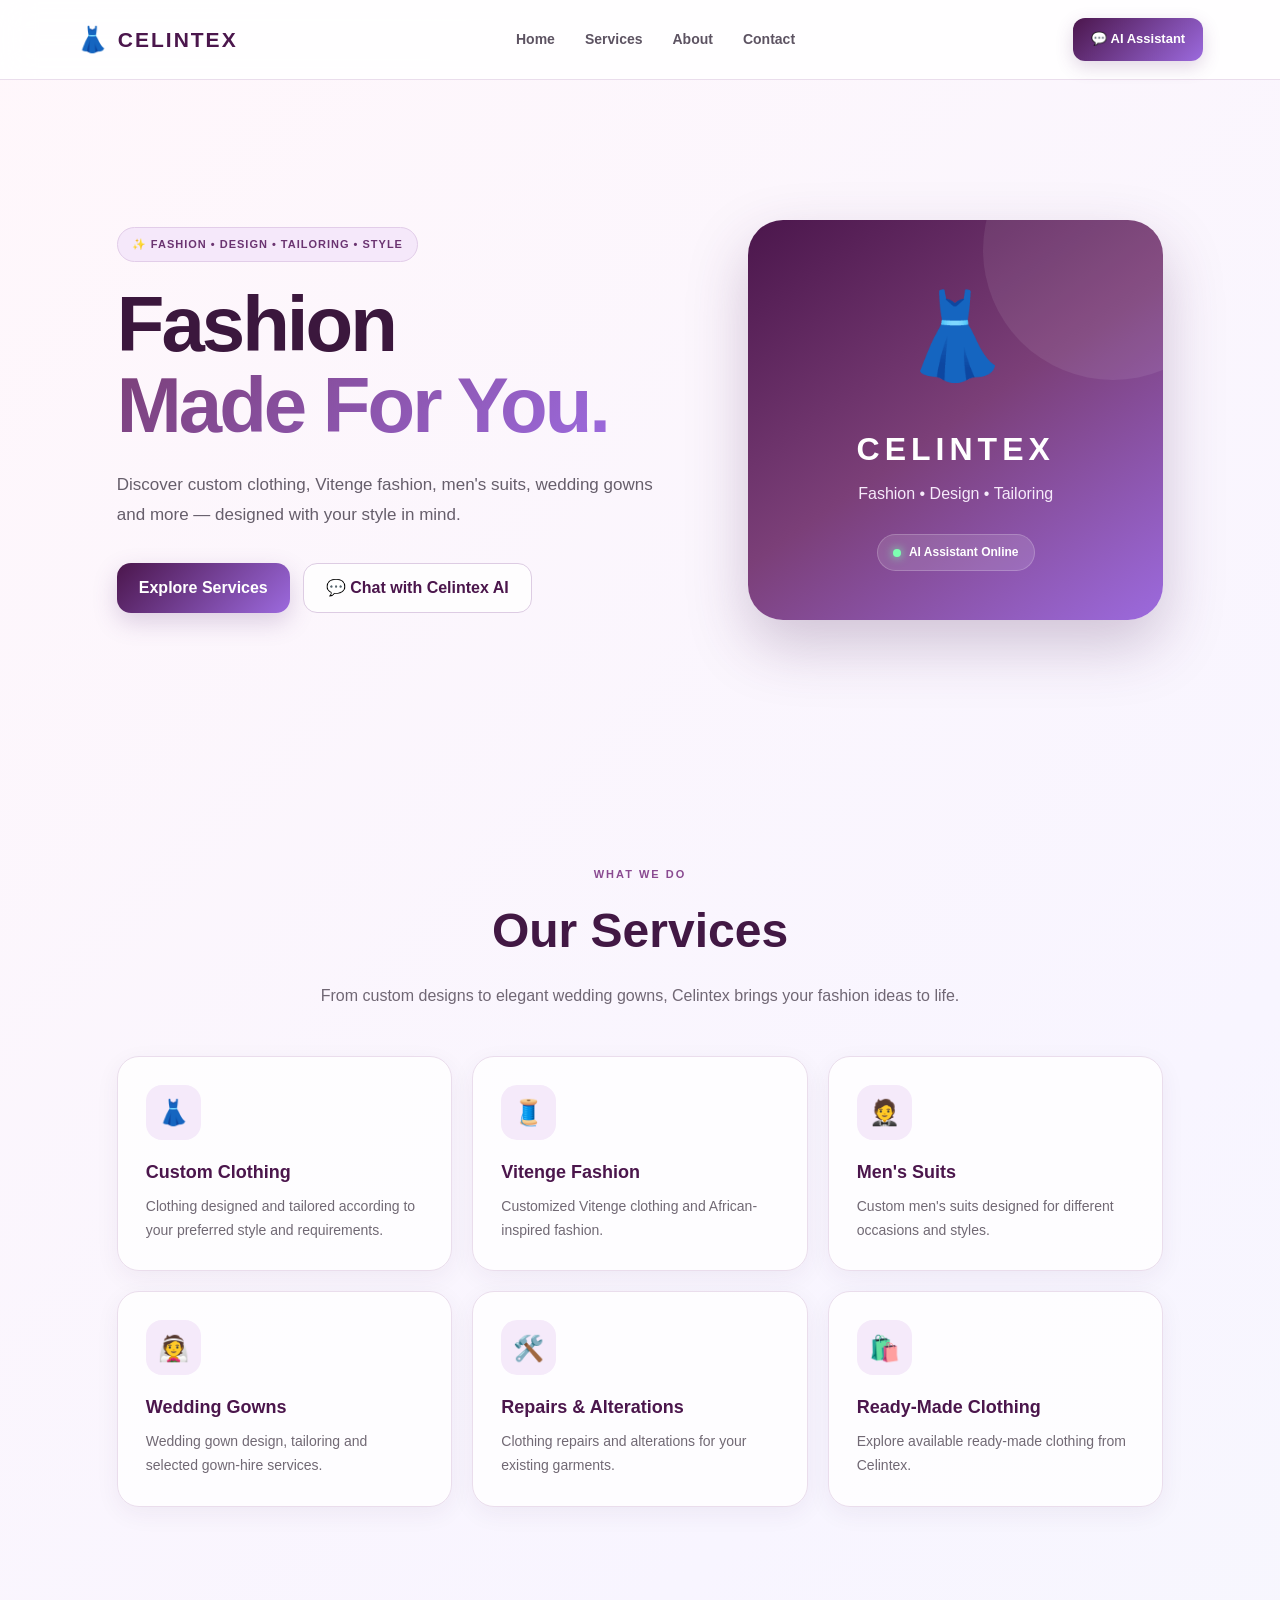
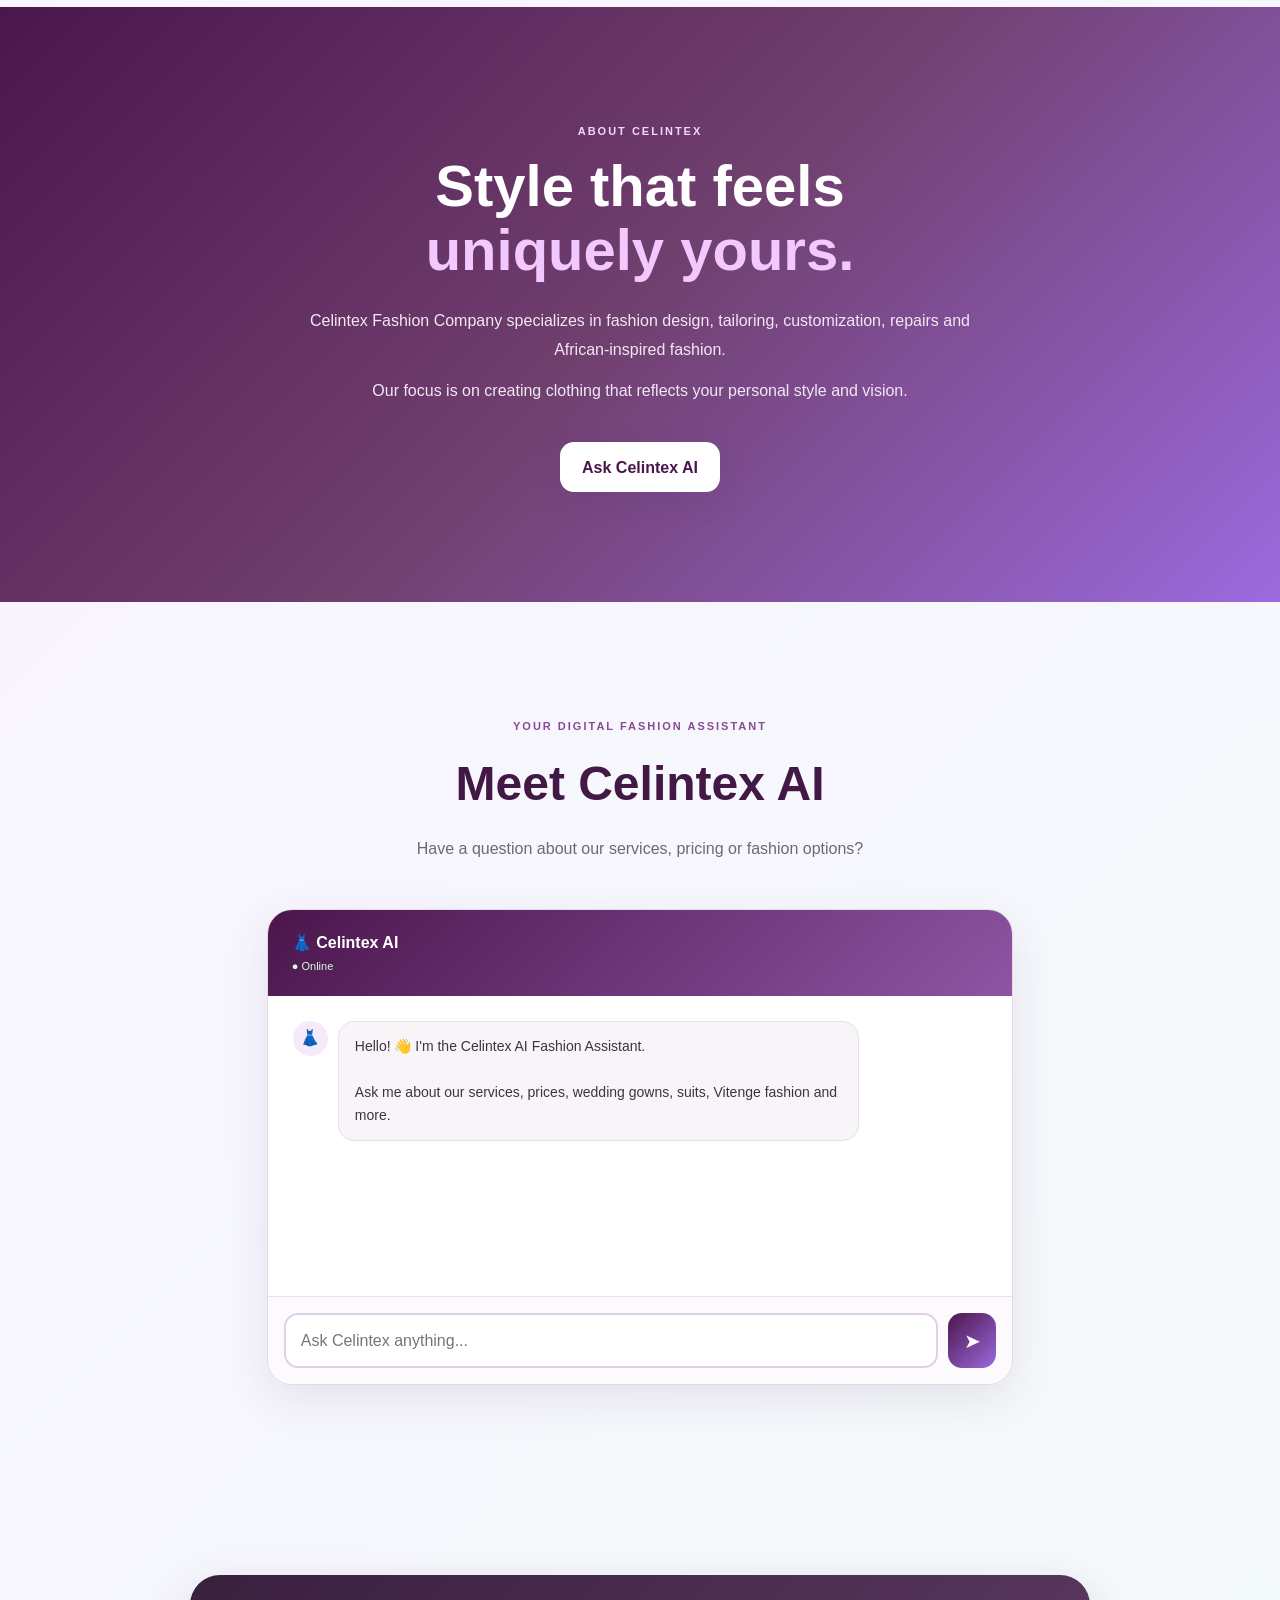
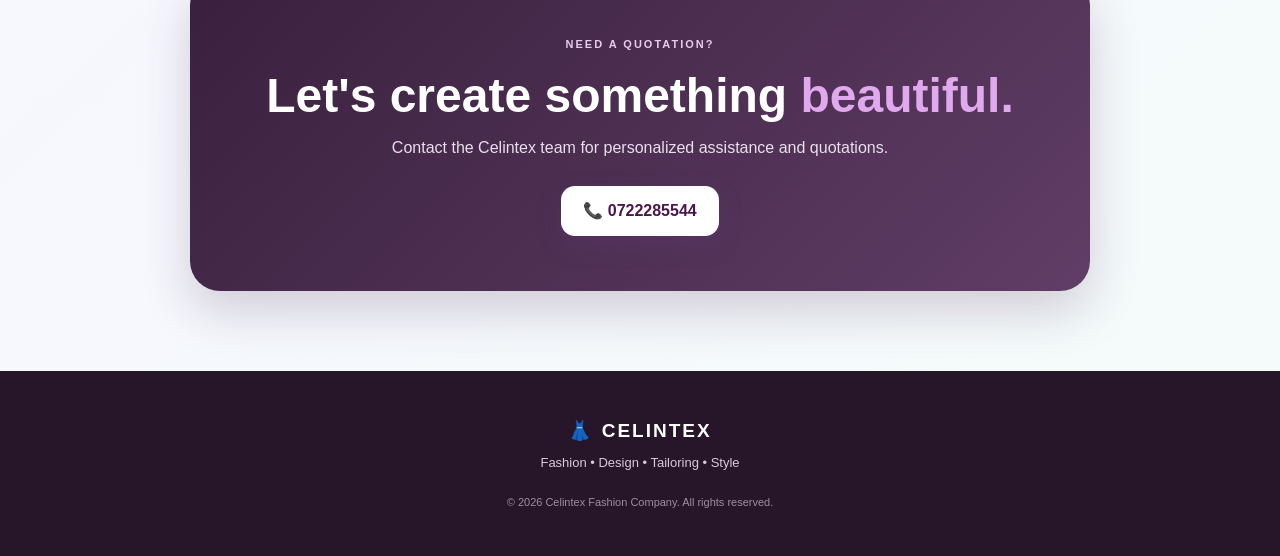
<file: website/index.html>
<!DOCTYPE html>
<html lang="en">
<head>
    <meta charset="UTF-8">

    <meta
        name="viewport"
        content="width=device-width, initial-scale=1.0"
    >

<title>CELINTEX FASHION | Fashion Made For You</title>

    <link
        rel="stylesheet"
        href="style.css"
    >
</head>

<body>

    <!-- =====================================================
         NAVIGATION
    ====================================================== -->

    <header class="navbar">

        <a href="#" class="logo">
            <span class="logo-icon">👗</span>
            CELINTEX
        </a>

        <nav class="nav-links">

            <a href="#home">Home</a>

            <a href="#services">Services</a>

            <a href="#about">About</a>

            <a href="#contact">Contact</a>

        </nav>

        <button
            class="menu-toggle"
            id="menu-toggle"
            aria-label="Open navigation menu"
        >
            ☰
        </button>
        <button
            class="nav-chat-button"
            onclick="openChat()"
        >
            💬 AI Assistant
        </button>

    </header>


    <!-- =====================================================
         HERO
    ====================================================== -->

    <main>

        <section
            id="home"
            class="hero"
        >

            <div class="hero-content">

                <div class="hero-badge">
                    ✨ FASHION • DESIGN • TAILORING • STYLE
                </div>

                <h1>
                    Fashion<br>
                    <span>Made For You.</span>
                </h1>

                <p>
                    Discover custom clothing, Vitenge fashion,
                    men's suits, wedding gowns and more —
                    designed with your style in mind.
                </p>

                <div class="hero-buttons">

                    <a
                        href="#services"
                        class="primary-button"
                    >
                        Explore Services
                    </a>

                    <button
                        class="secondary-button"
                        onclick="openChat()"
                    >
                        💬 Chat with Celintex AI
                    </button>

                </div>

            </div>


            <div class="hero-card">

                <div class="hero-card-icon">
                    👗
                </div>

                <h3>
                    CELINTEX
                </h3>

                <p>
                    Fashion • Design • Tailoring
                </p>

                <div class="online-status">
                    <span></span>
                    AI Assistant Online
                </div>

            </div>

        </section>


        <!-- =================================================
             SERVICES
        ================================================== -->

        <section
            id="services"
            class="services-section"
        >

            <div class="section-heading">

                <span>
                    WHAT WE DO
                </span>

                <h2>
                    Our Services
                </h2>

                <p>
                    From custom designs to elegant wedding
                    gowns, Celintex brings your fashion ideas
                    to life.
                </p>

            </div>


            <div class="services-grid">

                <article class="service-card">

                    <div class="service-icon">
                        👗
                    </div>

                    <h3>
                        Custom Clothing
                    </h3>

                    <p>
                        Clothing designed and tailored
                        according to your preferred style
                        and requirements.
                    </p>

                </article>


                <article class="service-card">

                    <div class="service-icon">
                        🧵
                    </div>

                    <h3>
                        Vitenge Fashion
                    </h3>

                    <p>
                        Customized Vitenge clothing and
                        African-inspired fashion.
                    </p>

                </article>


                <article class="service-card">

                    <div class="service-icon">
                        🤵
                    </div>

                    <h3>
                        Men's Suits
                    </h3>

                    <p>
                        Custom men's suits designed for
                        different occasions and styles.
                    </p>

                </article>


                <article class="service-card">

                    <div class="service-icon">
                        👰
                    </div>

                    <h3>
                        Wedding Gowns
                    </h3>

                    <p>
                        Wedding gown design, tailoring
                        and selected gown-hire services.
                    </p>

                </article>


                <article class="service-card">

                    <div class="service-icon">
                        🛠️
                    </div>

                    <h3>
                        Repairs & Alterations
                    </h3>

                    <p>
                        Clothing repairs and alterations
                        for your existing garments.
                    </p>

                </article>


                <article class="service-card">

                    <div class="service-icon">
                        🛍️
                    </div>

                    <h3>
                        Ready-Made Clothing
                    </h3>

                    <p>
                        Explore available ready-made
                        clothing from Celintex.
                    </p>

                </article>

            </div>

        </section>


        <!-- =================================================
             ABOUT
        ================================================== -->

        <section
            id="about"
            class="about-section"
        >

            <div class="about-content">

                <span class="section-label">
                    ABOUT CELINTEX
                </span>

                <h2>
                    Style that feels<br>
                    <span>uniquely yours.</span>
                </h2>

                <p>
                    Celintex Fashion Company specializes in
                    fashion design, tailoring, customization,
                    repairs and African-inspired fashion.
                </p>

                <p>
                    Our focus is on creating clothing that
                    reflects your personal style and vision.
                </p>

                <button
                    class="primary-button"
                    onclick="openChat()"
                >
                    Ask Celintex AI
                </button>

            </div>

        </section>


        <!-- =================================================
             AI ASSISTANT
        ================================================== -->

        <section
            id="ai-assistant"
            class="ai-section"
        >

            <div class="section-heading">

                <span>
                    YOUR DIGITAL FASHION ASSISTANT
                </span>

                <h2>
                    Meet Celintex AI
                </h2>

                <p>
                    Have a question about our services,
                    pricing or fashion options?
                </p>

            </div>


            <div
                id="chat-container"
                class="chat-container"
            >

                <div class="chat-header">

                    <div>
                        <strong>
                            👗 Celintex AI
                        </strong>

                        <small>
                            ● Online
                        </small>
                    </div>

                </div>


                <div
                    id="chat-messages"
                    class="chat-messages"
                >

                    <div class="message assistant-message">

                        <div class="message-avatar">
                            👗
                        </div>

                        <div class="message-bubble">

                            Hello! 👋 I'm the Celintex AI
                            Fashion Assistant.

                            <br><br>

                            Ask me about our services,
                            prices, wedding gowns, suits,
                            Vitenge fashion and more.

                        </div>

                    </div>

                </div>


                <form
                    id="chat-form"
                    class="chat-form"
                >

                    <input
                        id="chat-input"
                        type="text"
                        placeholder="Ask Celintex anything..."
                        autocomplete="off"
                    >

                    <button
                        type="submit"
                    >
                        ➤
                    </button>

                </form>

            </div>

        </section>


        <!-- =================================================
             CONTACT
        ================================================== -->

        <section
            id="contact"
            class="contact-section"
        >

            <div class="contact-card">

                <span>
                    NEED A QUOTATION?
                </span>

                <h2>
                    Let's create something
                    <strong>beautiful.</strong>
                </h2>

                <p>
                    Contact the Celintex team for
                    personalized assistance and quotations.
                </p>

                <a
                    href="tel:0722285544"
                    class="primary-button"
                >
                    📞 0722285544
                </a>

            </div>

        </section>

    </main>


    <!-- =====================================================
         FOOTER
    ====================================================== -->

    <footer>

        <div class="footer-logo">
            👗 CELINTEX
        </div>

        <p>
            Fashion • Design • Tailoring • Style
        </p>

        <p class="copyright">
            © 2026 Celintex Fashion Company.
            All rights reserved.
        </p>

    </footer>


    <script src="script.js"></script>

</body>
</html>
</file>
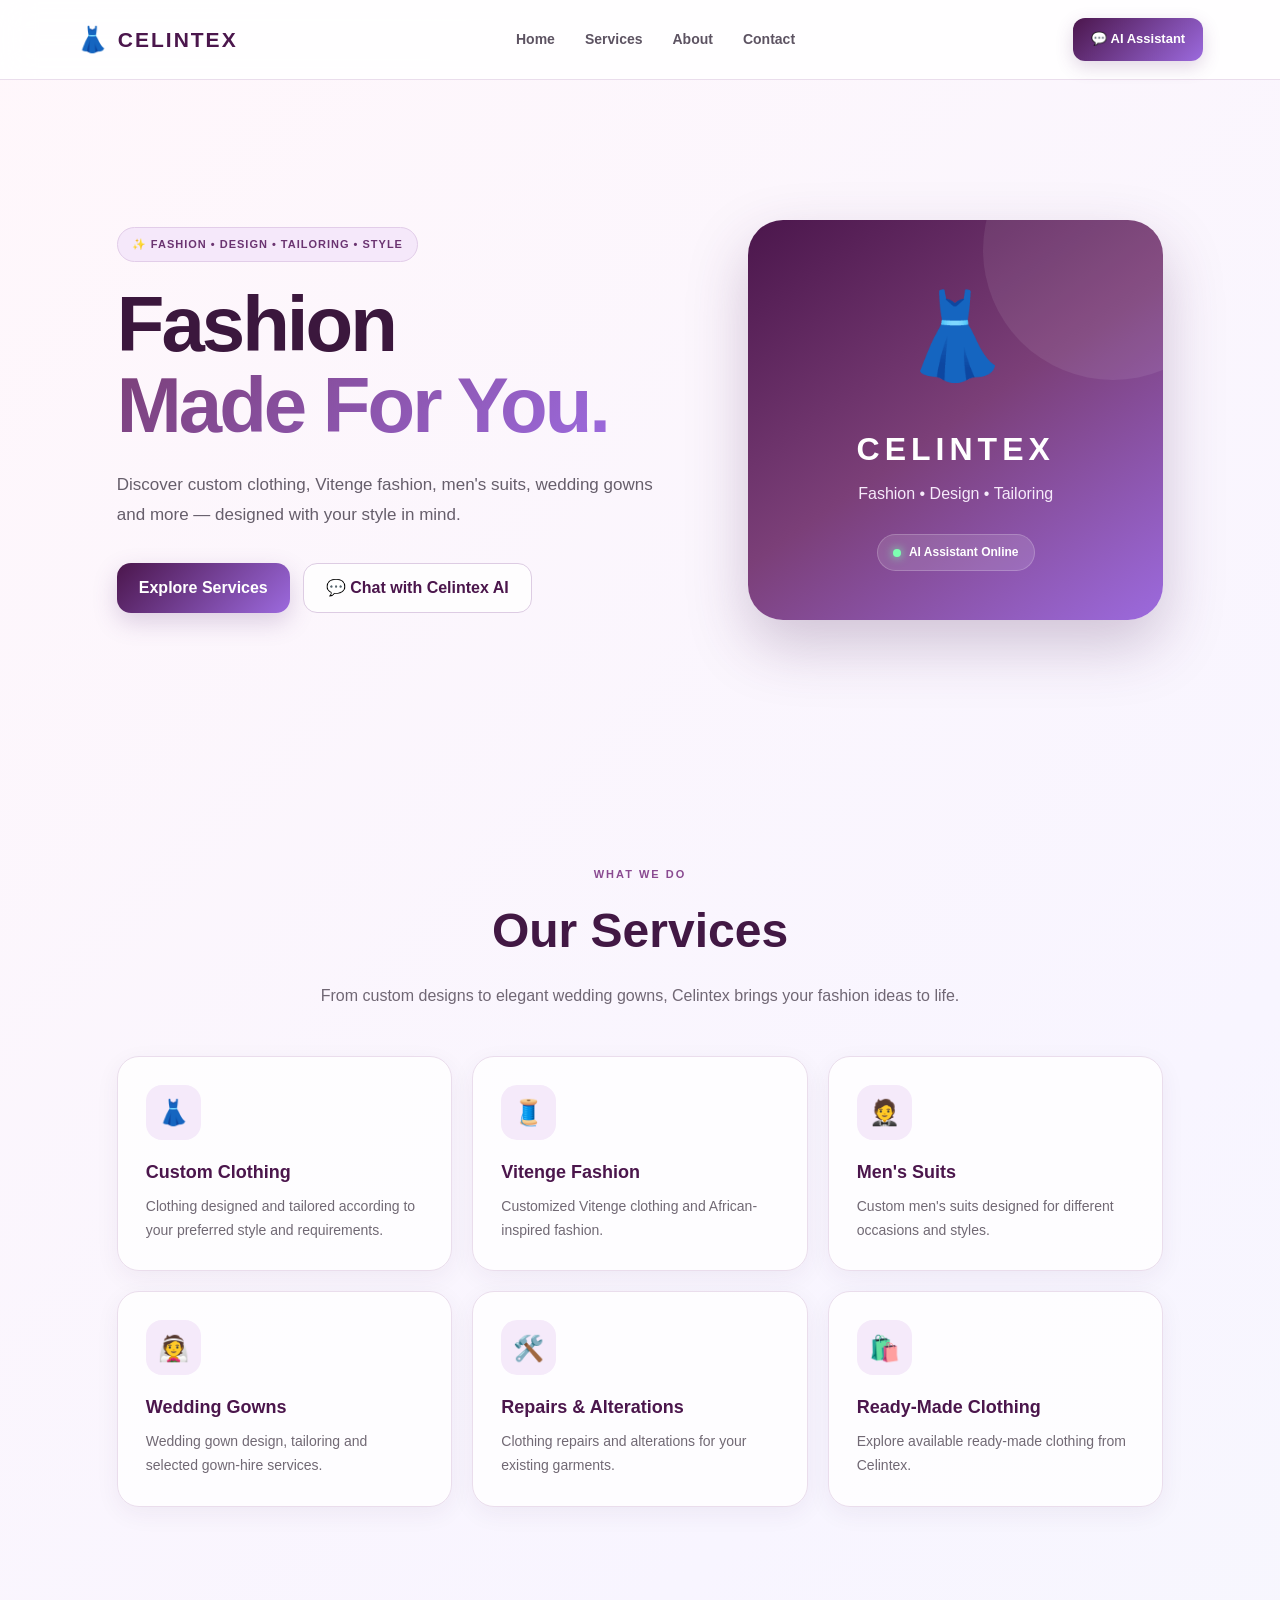
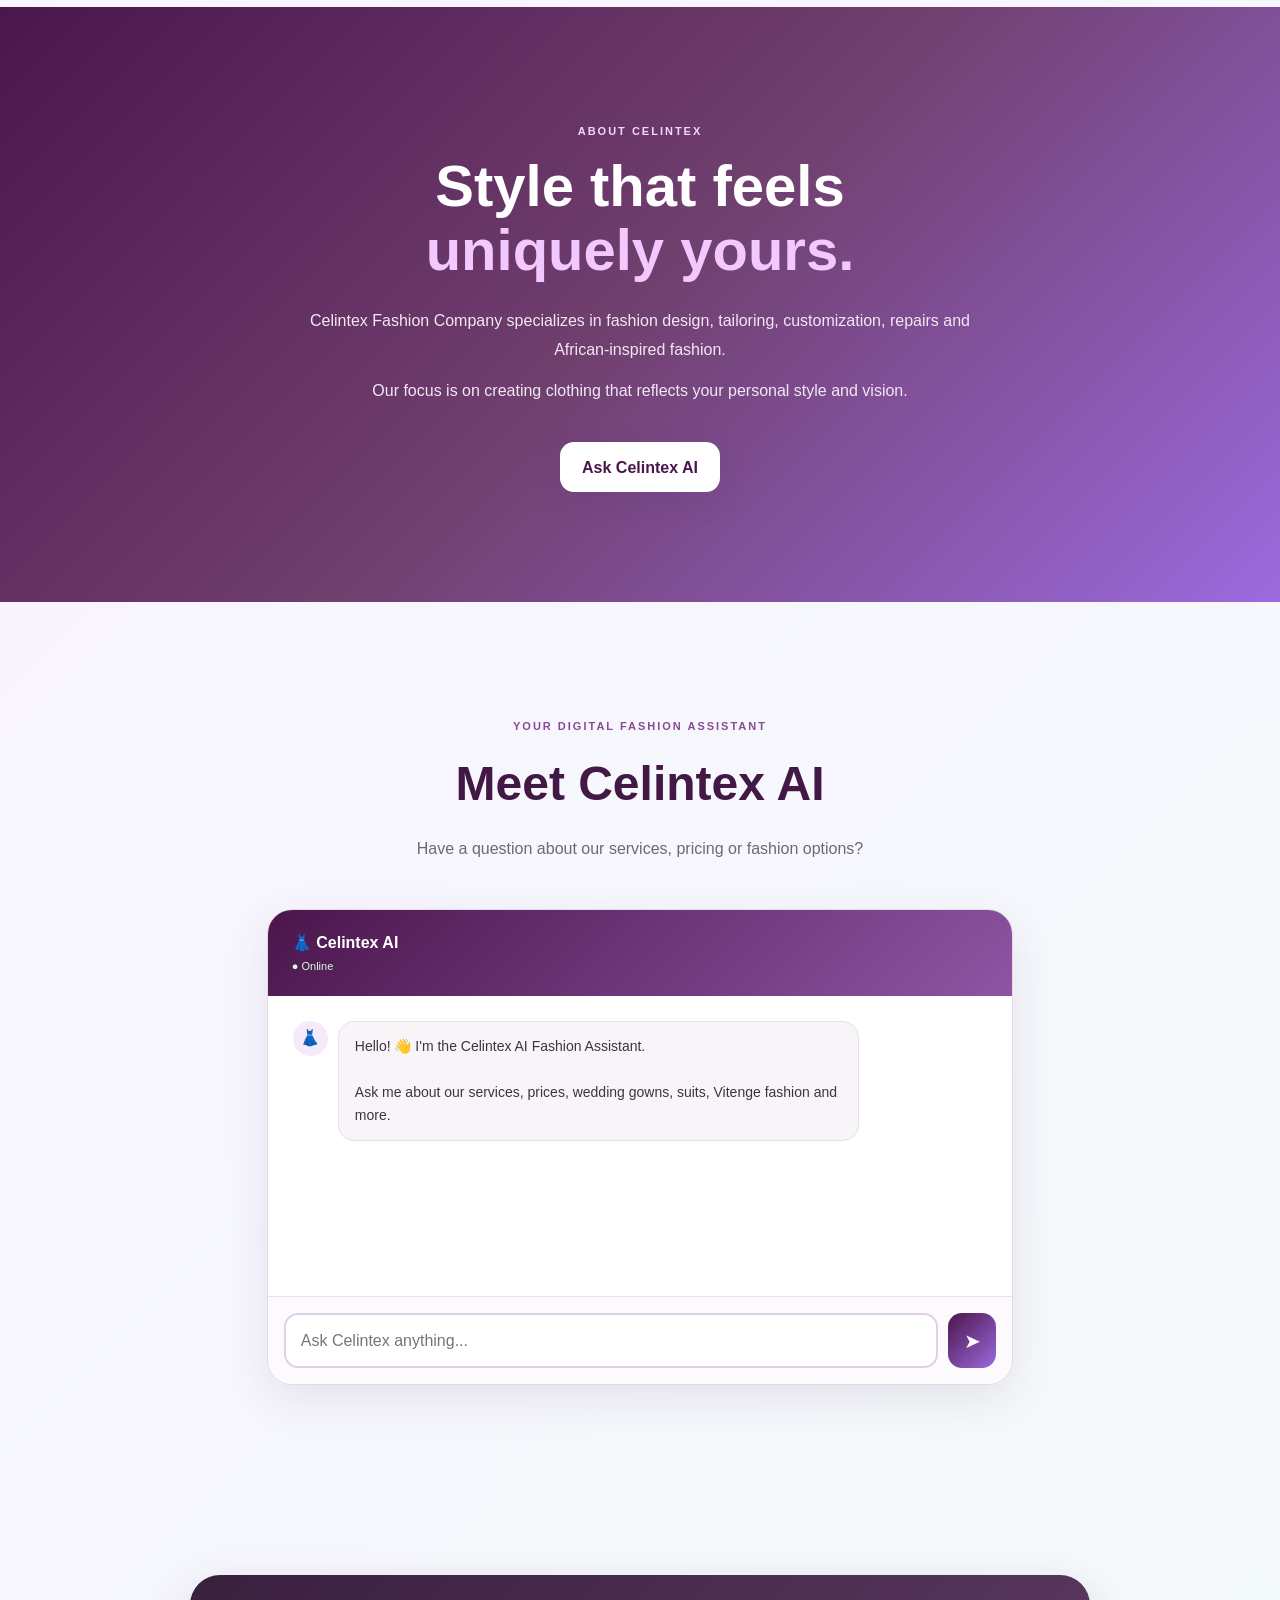
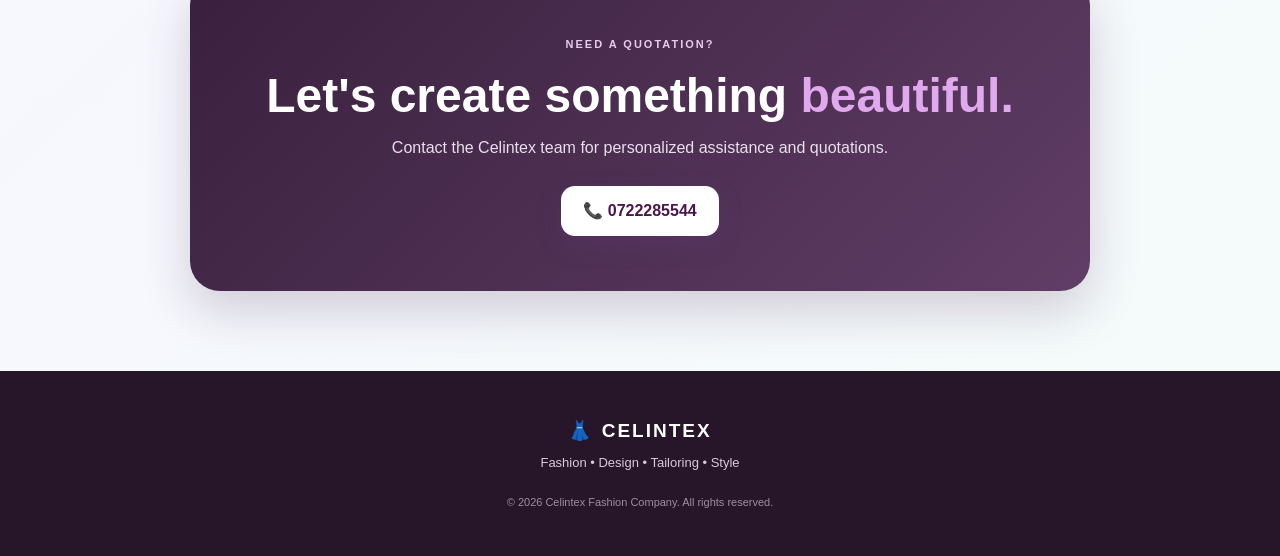
<file: website/index_backup.html>
<!DOCTYPE html>
<html lang="en">
<head>
    <meta charset="UTF-8">

    <meta
        name="viewport"
        content="width=device-width, initial-scale=1.0"
    >

    <title>Celintex Fashion</title>

    <link
        rel="stylesheet"
        href="style.css"
    >
</head>

<body>

    <!-- =====================================================
         NAVIGATION
    ====================================================== -->

    <header class="navbar">

        <a href="#" class="logo">
            <span class="logo-icon">👗</span>
            CELINTEX
        </a>

        <nav class="nav-links">

            <a href="#home">Home</a>

            <a href="#services">Services</a>

            <a href="#about">About</a>

            <a href="#contact">Contact</a>

        </nav>

        <button
            class="nav-chat-button"
            onclick="openChat()"
        >
            💬 AI Assistant
        </button>

    </header>


    <!-- =====================================================
         HERO
    ====================================================== -->

    <main>

        <section
            id="home"
            class="hero"
        >

            <div class="hero-content">

                <div class="hero-badge">
                    ✨ FASHION • DESIGN • TAILORING • STYLE
                </div>

                <h1>
                    Fashion<br>
                    <span>Made For You.</span>
                </h1>

                <p>
                    Discover custom clothing, Vitenge fashion,
                    men's suits, wedding gowns and more —
                    designed with your style in mind.
                </p>

                <div class="hero-buttons">

                    <a
                        href="#services"
                        class="primary-button"
                    >
                        Explore Services
                    </a>

                    <button
                        class="secondary-button"
                        onclick="openChat()"
                    >
                        💬 Chat with Celintex AI
                    </button>

                </div>

            </div>


            <div class="hero-card">

                <div class="hero-card-icon">
                    👗
                </div>

                <h3>
                    CELINTEX
                </h3>

                <p>
                    Fashion • Design • Tailoring
                </p>

                <div class="online-status">
                    <span></span>
                    AI Assistant Online
                </div>

            </div>

        </section>


        <!-- =================================================
             SERVICES
        ================================================== -->

        <section
            id="services"
            class="services-section"
        >

            <div class="section-heading">

                <span>
                    WHAT WE DO
                </span>

                <h2>
                    Our Services
                </h2>

                <p>
                    From custom designs to elegant wedding
                    gowns, Celintex brings your fashion ideas
                    to life.
                </p>

            </div>


            <div class="services-grid">

                <article class="service-card">

                    <div class="service-icon">
                        👗
                    </div>

                    <h3>
                        Custom Clothing
                    </h3>

                    <p>
                        Clothing designed and tailored
                        according to your preferred style
                        and requirements.
                    </p>

                </article>


                <article class="service-card">

                    <div class="service-icon">
                        🧵
                    </div>

                    <h3>
                        Vitenge Fashion
                    </h3>

                    <p>
                        Customized Vitenge clothing and
                        African-inspired fashion.
                    </p>

                </article>


                <article class="service-card">

                    <div class="service-icon">
                        🤵
                    </div>

                    <h3>
                        Men's Suits
                    </h3>

                    <p>
                        Custom men's suits designed for
                        different occasions and styles.
                    </p>

                </article>


                <article class="service-card">

                    <div class="service-icon">
                        👰
                    </div>

                    <h3>
                        Wedding Gowns
                    </h3>

                    <p>
                        Wedding gown design, tailoring
                        and selected gown-hire services.
                    </p>

                </article>


                <article class="service-card">

                    <div class="service-icon">
                        🛠️
                    </div>

                    <h3>
                        Repairs & Alterations
                    </h3>

                    <p>
                        Clothing repairs and alterations
                        for your existing garments.
                    </p>

                </article>


                <article class="service-card">

                    <div class="service-icon">
                        🛍️
                    </div>

                    <h3>
                        Ready-Made Clothing
                    </h3>

                    <p>
                        Explore available ready-made
                        clothing from Celintex.
                    </p>

                </article>

            </div>

        </section>


        <!-- =================================================
             ABOUT
        ================================================== -->

        <section
            id="about"
            class="about-section"
        >

            <div class="about-content">

                <span class="section-label">
                    ABOUT CELINTEX
                </span>

                <h2>
                    Style that feels<br>
                    <span>uniquely yours.</span>
                </h2>

                <p>
                    Celintex Fashion Company specializes in
                    fashion design, tailoring, customization,
                    repairs and African-inspired fashion.
                </p>

                <p>
                    Our focus is on creating clothing that
                    reflects your personal style and vision.
                </p>

                <button
                    class="primary-button"
                    onclick="openChat()"
                >
                    Ask Celintex AI
                </button>

            </div>

        </section>


        <!-- =================================================
             AI ASSISTANT
        ================================================== -->

        <section
            id="ai-assistant"
            class="ai-section"
        >

            <div class="section-heading">

                <span>
                    YOUR DIGITAL FASHION ASSISTANT
                </span>

                <h2>
                    Meet Celintex AI
                </h2>

                <p>
                    Have a question about our services,
                    pricing or fashion options?
                </p>

            </div>


            <div
                id="chat-container"
                class="chat-container"
            >

                <div class="chat-header">

                    <div>
                        <strong>
                            👗 Celintex AI
                        </strong>

                        <small>
                            ● Online
                        </small>
                    </div>

                </div>


                <div
                    id="chat-messages"
                    class="chat-messages"
                >

                    <div class="message assistant-message">

                        <div class="message-avatar">
                            👗
                        </div>

                        <div class="message-bubble">

                            Hello! 👋 I'm the Celintex AI
                            Fashion Assistant.

                            <br><br>

                            Ask me about our services,
                            prices, wedding gowns, suits,
                            Vitenge fashion and more.

                        </div>

                    </div>

                </div>


                <form
                    id="chat-form"
                    class="chat-form"
                >

                    <input
                        id="chat-input"
                        type="text"
                        placeholder="Ask Celintex anything..."
                        autocomplete="off"
                    >

                    <button
                        type="submit"
                    >
                        ➤
                    </button>

                </form>

            </div>

        </section>


        <!-- =================================================
             CONTACT
        ================================================== -->

        <section
            id="contact"
            class="contact-section"
        >

            <div class="contact-card">

                <span>
                    NEED A QUOTATION?
                </span>

                <h2>
                    Let's create something
                    <strong>beautiful.</strong>
                </h2>

                <p>
                    Contact the Celintex team for
                    personalized assistance and quotations.
                </p>

                <a
                    href="tel:0722285544"
                    class="primary-button"
                >
                    📞 0722285544
                </a>

            </div>

        </section>

    </main>


    <!-- =====================================================
         FOOTER
    ====================================================== -->

    <footer>

        <div class="footer-logo">
            👗 CELINTEX
        </div>

        <p>
            Fashion • Design • Tailoring • Style
        </p>

        <p class="copyright">
            © 2026 Celintex Fashion Company.
            All rights reserved.
        </p>

    </footer>


    <script src="script.js"></script>

</body>
</html>
</file>
<file: website/style.css>
/* ============================================================
   CELINTEX FASHION WEBSITE
   Purple / Pink Design
============================================================ */


/* ============================================================
   RESET
============================================================ */

* {
    margin: 0;
    padding: 0;
    box-sizing: border-box;
}

html {
    scroll-behavior: smooth;
}

body {
    font-family:
        Inter,
        -apple-system,
        BlinkMacSystemFont,
        "Segoe UI",
        sans-serif;

    color: #292535;

    background:
        linear-gradient(
            135deg,
            #fff7fb 0%,
            #f8f5ff 45%,
            #f4fbfa 100%
        );

    line-height: 1.6;
}

a {
    text-decoration: none;
    color: inherit;
}

button,
input {
    font: inherit;
}


/* ============================================================
   NAVIGATION
============================================================ */

.navbar {
    position: sticky;
    top: 0;
    z-index: 1000;

    display: flex;
    align-items: center;
    justify-content: space-between;

    padding: 18px 6%;

    background: rgba(255, 255, 255, 0.88);

    backdrop-filter: blur(16px);

    border-bottom: 1px solid #eaddec;
}

.logo {
    display: flex;
    align-items: center;
    gap: 8px;

    color: #4b164c;

    font-size: 21px;
    font-weight: 900;
    letter-spacing: 2px;
}

.logo-icon {
    font-size: 25px;
}

.nav-links {
    display: flex;
    gap: 30px;
}

.nav-links a {
    color: #5d5362;

    font-size: 14px;
    font-weight: 600;

    transition: 0.2s ease;
}

.nav-links a:hover {
    color: #7b3f78;
}

.nav-chat-button {
    border: none;

    padding: 11px 18px;

    border-radius: 12px;

    color: white;

    background:
        linear-gradient(
            135deg,
            #4b164c,
            #9c6ade
        );

    font-size: 13px;
    font-weight: 700;

    cursor: pointer;

    box-shadow:
        0 6px 18px rgba(105, 55, 120, 0.2);

    transition: 0.2s ease;
}

.nav-chat-button:hover {
    transform: translateY(-2px);
}


/* ============================================================
   HERO
============================================================ */

.hero {
    min-height: 680px;

    display: grid;

    grid-template-columns:
        1.15fr
        0.85fr;

    align-items: center;

    gap: 70px;

    max-width: 1200px;

    margin: auto;

    padding: 90px 6%;
}

.hero-content {
    max-width: 650px;
}

.hero-badge {
    display: inline-block;

    padding: 8px 14px;

    border-radius: 30px;

    color: #6b3471;

    background: #f5e8fa;

    border: 1px solid #e2cde9;

    font-size: 11px;

    font-weight: 800;

    letter-spacing: 1px;

    margin-bottom: 22px;
}

.hero h1 {
    color: #3b173d;

    font-size: clamp(48px, 7vw, 78px);

    line-height: 1.03;

    letter-spacing: -3px;

    margin-bottom: 25px;
}

.hero h1 span {
    background:
        linear-gradient(
            135deg,
            #7b3f78,
            #9c6ade
        );

    -webkit-background-clip: text;
    -webkit-text-fill-color: transparent;
}

.hero-content > p {
    max-width: 570px;

    color: #665e6b;

    font-size: 17px;

    line-height: 1.8;

    margin-bottom: 32px;
}

.hero-buttons {
    display: flex;
    flex-wrap: wrap;
    gap: 13px;
}

.primary-button,
.secondary-button {
    display: inline-flex;

    align-items: center;
    justify-content: center;

    min-height: 50px;

    padding: 0 22px;

    border-radius: 14px;

    font-weight: 750;

    cursor: pointer;

    transition:
        transform 0.2s ease,
        box-shadow 0.2s ease;
}

.primary-button {
    border: none;

    color: white;

    background:
        linear-gradient(
            135deg,
            #4b164c,
            #9c6ade
        );

    box-shadow:
        0 9px 25px rgba(99, 57, 126, 0.22);
}

.primary-button:hover {
    transform: translateY(-2px);

    box-shadow:
        0 13px 30px rgba(99, 57, 126, 0.28);
}

.secondary-button {
    border: 1px solid #ddcce3;

    color: #4b164c;

    background: rgba(255, 255, 255, 0.8);
}

.secondary-button:hover {
    transform: translateY(-2px);

    background: white;
}


/* ============================================================
   HERO CARD
============================================================ */

.hero-card {
    min-height: 400px;

    display: flex;

    flex-direction: column;

    align-items: center;
    justify-content: center;

    text-align: center;

    padding: 40px;

    border-radius: 35px;

    color: white;

    background:
        linear-gradient(
            145deg,
            #4b164c,
            #7b3f78 50%,
            #9c6ade
        );

    box-shadow:
        0 25px 60px rgba(85, 43, 94, 0.25);

    position: relative;

    overflow: hidden;
}

.hero-card::before {
    content: "";

    position: absolute;

    width: 260px;
    height: 260px;

    border-radius: 50%;

    background: rgba(255,255,255,0.08);

    top: -100px;
    right: -80px;
}

.hero-card-icon {
    position: relative;

    font-size: 85px;

    margin-bottom: 20px;
}

.hero-card h3 {
    position: relative;

    font-size: 32px;

    letter-spacing: 5px;
}

.hero-card p {
    position: relative;

    color: #f6eafa;

    margin-top: 5px;
}

.online-status {
    position: relative;

    display: inline-flex;

    align-items: center;

    gap: 8px;

    margin-top: 28px;

    padding: 8px 15px;

    border-radius: 30px;

    background: rgba(255,255,255,0.13);

    border: 1px solid rgba(255,255,255,0.2);

    font-size: 12px;

    font-weight: 700;
}

.online-status span {
    width: 8px;
    height: 8px;

    border-radius: 50%;

    background: #7dffb2;

    box-shadow:
        0 0 10px #7dffb2;
}


/* ============================================================
   GENERAL SECTIONS
============================================================ */

section {
    scroll-margin-top: 90px;
}

.section-heading {
    text-align: center;

    max-width: 650px;

    margin: 0 auto 45px;
}

.section-heading > span,
.section-label {
    color: #8a4a91;

    font-size: 11px;

    font-weight: 900;

    letter-spacing: 2px;
}

.section-heading h2 {
    color: #421844;

    font-size: clamp(32px, 5vw, 48px);

    margin: 8px 0 12px;
}

.section-heading p {
    color: #706774;

    line-height: 1.8;
}


/* ============================================================
   SERVICES
============================================================ */

.services-section {
    max-width: 1200px;

    margin: auto;

    padding: 100px 6%;
}

.services-grid {
    display: grid;

    grid-template-columns:
        repeat(3, 1fr);

    gap: 20px;
}

.service-card {
    padding: 28px;

    border-radius: 22px;

    background:
        rgba(255,255,255,0.82);

    border: 1px solid #eaddec;

    box-shadow:
        0 7px 25px rgba(74, 39, 82, 0.06);

    transition:
        transform 0.2s ease,
        box-shadow 0.2s ease;
}

.service-card:hover {
    transform: translateY(-5px);

    box-shadow:
        0 15px 35px rgba(74, 39, 82, 0.1);
}

.service-icon {
    width: 55px;
    height: 55px;

    display: flex;

    align-items: center;
    justify-content: center;

    border-radius: 16px;

    background: #f5eafa;

    font-size: 25px;

    margin-bottom: 18px;
}

.service-card h3 {
    color: #4b164c;

    margin-bottom: 8px;

    font-size: 18px;
}

.service-card p {
    color: #716974;

    font-size: 14px;

    line-height: 1.7;
}


/* ============================================================
   ABOUT
============================================================ */

.about-section {
    padding: 110px 6%;

    background:
        linear-gradient(
            135deg,
            #4b164c,
            #70406f,
            #9c6ade
        );

    color: white;
}

.about-content {
    max-width: 850px;

    margin: auto;

    text-align: center;
}

.about-content .section-label {
    color: #f0d9f5;
}

.about-content h2 {
    font-size: clamp(36px, 6vw, 58px);

    line-height: 1.1;

    margin: 12px 0 25px;
}

.about-content h2 span {
    color: #f2c8ff;
}

.about-content p {
    max-width: 680px;

    margin: 0 auto 12px;

    color: #f3e7f5;

    line-height: 1.8;
}

.about-content .primary-button {
    margin-top: 25px;

    background: white;

    color: #4b164c;
}


/* ============================================================
   AI SECTION
============================================================ */

.ai-section {
    max-width: 900px;

    margin: auto;

    padding: 110px 6%;
}

.chat-container {
    overflow: hidden;

    border-radius: 25px;

    background: white;

    border: 1px solid #e5d8e9;

    box-shadow:
        0 15px 45px rgba(72, 42, 80, 0.1);
}

.chat-header {
    padding: 20px 24px;

    color: white;

    background:
        linear-gradient(
            135deg,
            #4b164c,
            #8d55a3
        );
}

.chat-header strong {
    font-size: 16px;
}

.chat-header small {
    display: block;

    color: #d9ffd9;

    margin-top: 3px;

    font-size: 11px;
}

.chat-messages {
    min-height: 300px;

    max-height: 450px;

    overflow-y: auto;

    padding: 25px;
}

.message {
    display: flex;

    gap: 10px;

    margin-bottom: 18px;
}

.message-avatar {
    width: 35px;
    height: 35px;

    flex-shrink: 0;

    display: flex;

    align-items: center;
    justify-content: center;

    border-radius: 50%;

    background: #f5eafa;
}

.message-bubble {
    max-width: 75%;

    padding: 13px 16px;

    border-radius: 16px;

    font-size: 14px;

    line-height: 1.65;
}

.assistant-message .message-bubble {
    color: #3c3540;

    background: #f8f5f9;

    border: 1px solid #eaddec;
}

.user-message {
    flex-direction: row-reverse;
}

.user-message .message-bubble {
    color: white;

    background:
        linear-gradient(
            135deg,
            #6e3574,
            #9863b0
        );
}

.chat-form {
    display: flex;

    gap: 10px;

    padding: 16px;

    border-top: 1px solid #eaddec;

    background: #fcfafc;
}

.chat-form input {
    flex: 1;

    min-width: 0;

    border: 2px solid #dfd1e3;

    border-radius: 14px;

    outline: none;

    padding: 13px 15px;

    color: #292535;

    background: white;
}

.chat-form input:focus {
    border-color: #8d55a3;

    box-shadow:
        0 0 0 3px rgba(141,85,163,0.1);
}

.chat-form button {
    width: 48px;

    border: none;

    border-radius: 14px;

    color: white;

    background:
        linear-gradient(
            135deg,
            #4b164c,
            #9c6ade
        );

    cursor: pointer;

    font-size: 20px;
}


/* ============================================================
   CONTACT
============================================================ */

.contact-section {
    padding: 80px 6%;
}

.contact-card {
    max-width: 900px;

    margin: auto;

    padding: 55px 30px;

    border-radius: 30px;

    text-align: center;

    color: white;

    background:
        linear-gradient(
            135deg,
            #39203d,
            #603d66
        );

    box-shadow:
        0 20px 50px rgba(63, 32, 69, 0.2);
}

.contact-card > span {
    color: #e8cbed;

    font-size: 11px;

    font-weight: 900;

    letter-spacing: 2px;
}

.contact-card h2 {
    font-size: clamp(30px, 5vw, 48px);

    line-height: 1.15;

    margin: 12px 0;
}

.contact-card h2 strong {
    color: #e0a9ed;
}

.contact-card p {
    color: #eadfed;

    margin-bottom: 25px;
}

.contact-card .primary-button {
    background: white;

    color: #4b164c;
}


/* ============================================================
   FOOTER
============================================================ */

footer {
    padding: 45px 20px;

    text-align: center;

    background: #27152a;

    color: #d9c9dc;
}

.footer-logo {
    color: white;

    font-size: 19px;

    font-weight: 900;

    letter-spacing: 2px;

    margin-bottom: 7px;
}

footer p {
    font-size: 13px;
}

footer .copyright {
    margin-top: 20px;

    color: #9e8da2;

    font-size: 11px;
}


/* ============================================================
   RESPONSIVE DESIGN
============================================================ */

@media (max-width: 850px) {
    .navbar {
        padding: 15px 5%;
    }

    .nav-links {
        display: none;
    }

    .hero {
        grid-template-columns: 1fr;

        padding-top: 65px;

        text-align: center;
    }

    .hero-content {
        margin: auto;
    }

    .hero-content > p {
        margin-left: auto;
        margin-right: auto;
    }

    .hero-buttons {
        justify-content: center;
    }

    .hero-card {
        max-width: 500px;

        width: 100%;

        margin: auto;
    }

    .services-grid {
        grid-template-columns: repeat(2, 1fr);
    }
}


@media (max-width: 560px) {

    .nav-chat-button {
        display: none;
    }

    .hero {
        min-height: auto;

        padding-top: 55px;
        padding-bottom: 70px;
    }

    .hero h1 {
        font-size: 49px;

        letter-spacing: -2px;
    }

    .hero-buttons {
        flex-direction: column;
    }

    .hero-buttons a,
    .hero-buttons button {
        width: 100%;
    }

    .hero-card {
        min-height: 320px;
    }

    .services-grid {
        grid-template-columns: 1fr;
    }

    .services-section,
    .ai-section {
        padding-top: 75px;
        padding-bottom: 75px;
    }

    .chat-messages {
        padding: 18px;
    }

    .message-bubble {
        max-width: 85%;
    }

    .contact-card {
        padding: 40px 20px;
    }
}
.menu-toggle {
    display: none;
    border: none;
    background: transparent;
    font-size: 2rem;
    cursor: pointer;
    color: #6d28d9;
    padding: 5px 10px;
}


/* Mobile navigation */
@media (max-width: 850px) {

    .navbar {
        position: relative;
    }

    .menu-toggle {
        display: block;
        order: 2;
    }

    .nav-chat-button {
        order: 3;
    }

    .nav-links {
        display: none;
        position: absolute;
        top: 100%;
        left: 0;
        right: 0;

        flex-direction: column;
        align-items: center;

        gap: 20px;

        padding: 25px;

        background: rgba(255, 255, 255, 0.98);

        box-shadow: 0 10px 30px rgba(0, 0, 0, 0.08);

        z-index: 1000;
    }

    .nav-links.active {
        display: flex;
    }

}
</file>
